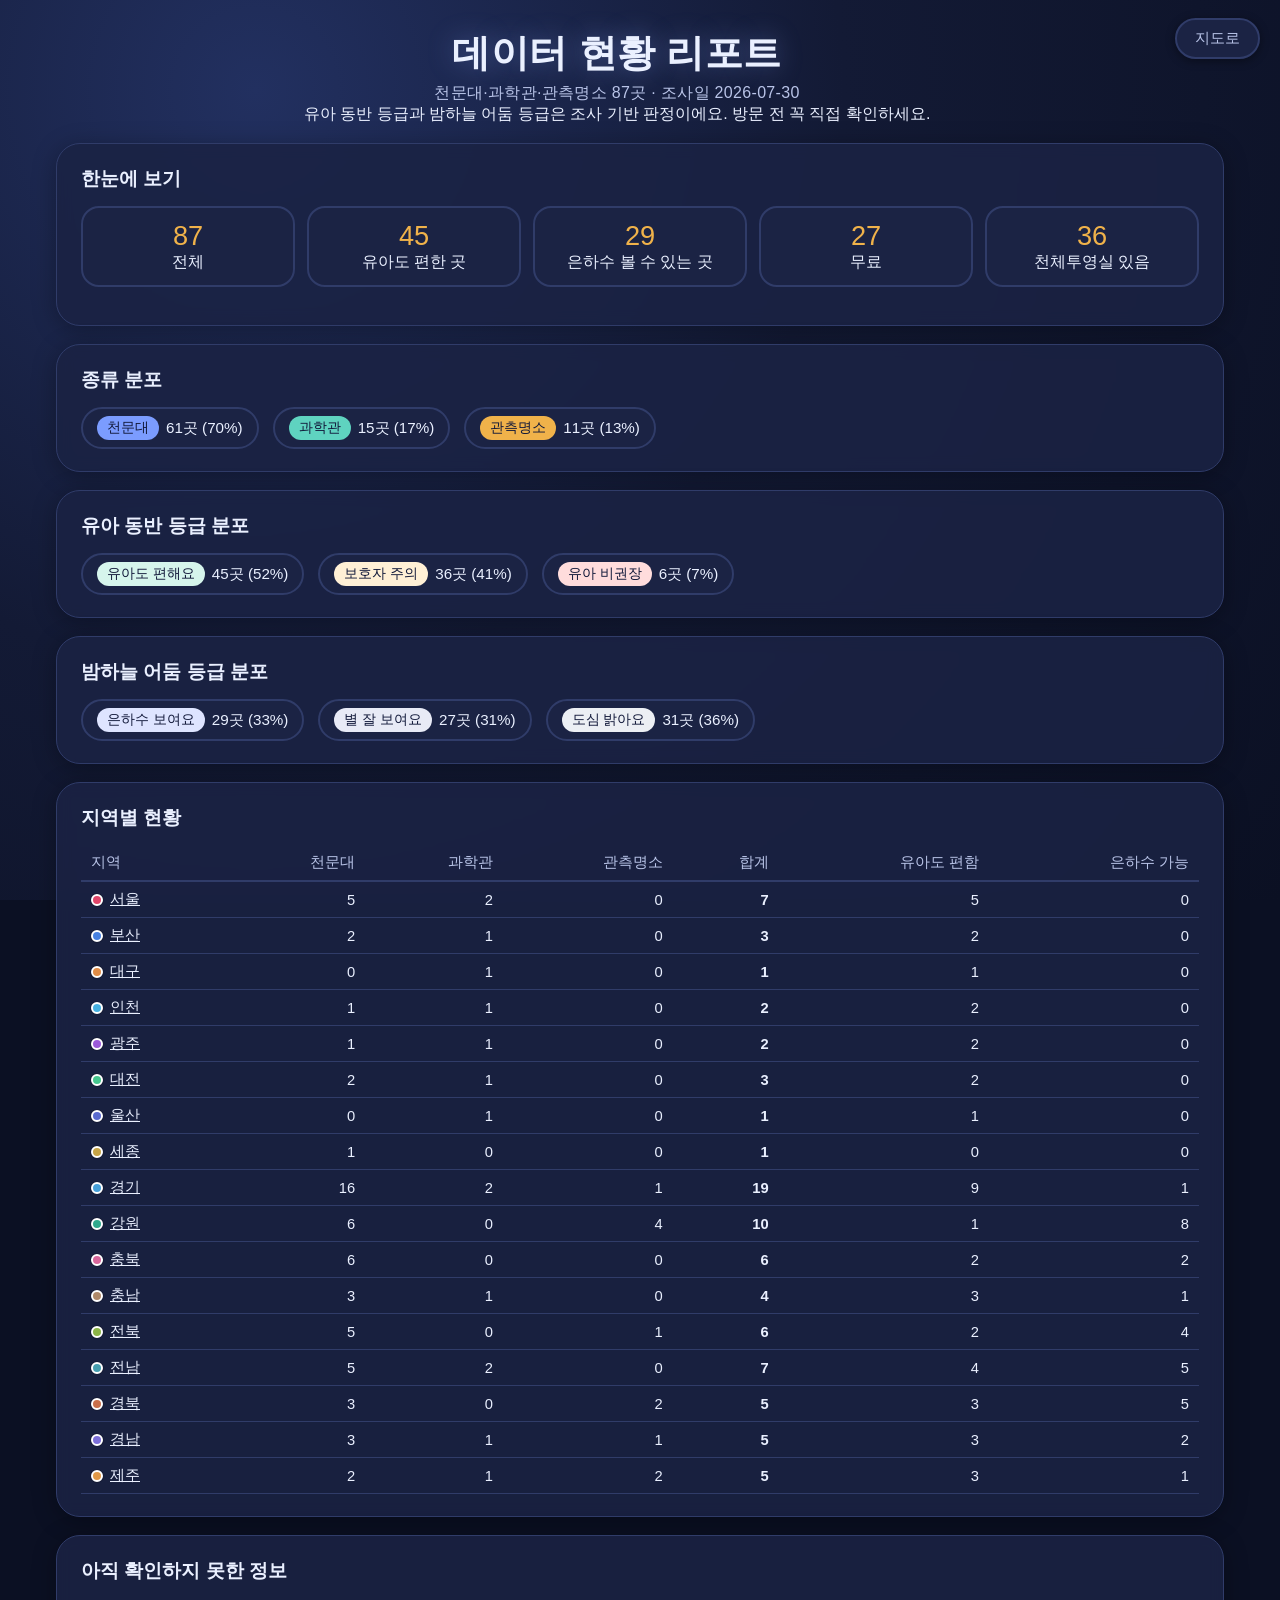
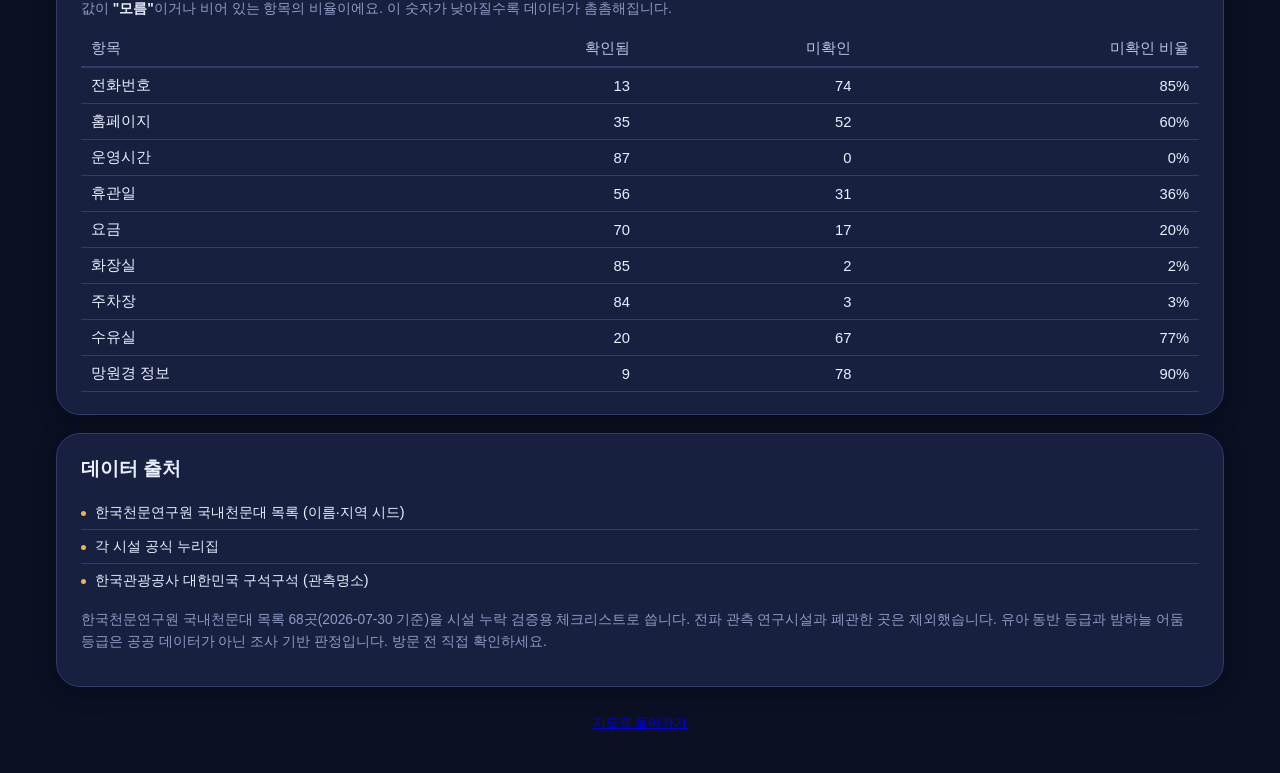
<file: report.html>
<!DOCTYPE html>
<html lang="ko">
<head>
<meta charset="UTF-8">
<meta name="viewport" content="width=device-width, initial-scale=1.0">
<meta http-equiv="Content-Security-Policy" content="default-src 'self'; script-src 'self'; style-src 'self' 'unsafe-inline' https://fonts.googleapis.com; font-src https://fonts.gstatic.com; img-src 'self' data:; connect-src 'self'; object-src 'none'; base-uri 'self'; form-action 'none'">
<title>데이터 현황 리포트 — 천문대 지도</title>
<meta name="description" content="천문대 지도 수록 현황 — 종류·지역·유아 동반 등급·밤하늘 등급 분포와 미확인 항목 비율">
<meta name="theme-color" content="#131a35">
<link rel="manifest" href="manifest.json">
<link rel="icon" type="image/png" sizes="512x512" href="assets/icons/app-icon-512.png">
<link rel="apple-touch-icon" sizes="180x180" href="assets/icons/app-icon-apple-180.png">
<meta name="apple-mobile-web-app-capable" content="yes">
<meta name="apple-mobile-web-app-status-bar-style" content="black-translucent">
<meta name="apple-mobile-web-app-title" content="천문대 지도">
<link rel="stylesheet" href="assets/css/style.css">
</head>
<body>

<header class="app-header">
  <a class="report-btn" href="index.html">지도로</a>
  <div class="header-inner">
    <h1 class="app-title">데이터 현황 리포트</h1>
    <p class="app-subtitle">천문대·과학관·관측명소 <span id="totalCount"></span>곳 · 조사일 <span id="surveyDate"></span></p>
    <div class="top-notice">유아 동반 등급과 밤하늘 어둠 등급은 조사 기반 판정이에요. 방문 전 꼭 직접 확인하세요.</div>
  </div>
</header>

<main class="container report-page">

  <section class="panel">
    <h2 class="report-section-title">한눈에 보기</h2>
    <div class="stat-tiles" id="statTiles"></div>
  </section>

  <section class="panel">
    <h2 class="report-section-title">종류 분포</h2>
    <div class="status-chips" id="kindChips"></div>
  </section>

  <section class="panel">
    <h2 class="report-section-title">유아 동반 등급 분포</h2>
    <div class="status-chips" id="kidChips"></div>
  </section>

  <section class="panel">
    <h2 class="report-section-title">밤하늘 어둠 등급 분포</h2>
    <div class="status-chips" id="darkChips"></div>
  </section>

  <section class="panel">
    <h2 class="report-section-title">지역별 현황</h2>
    <div class="table-wrap">
      <table class="report-table" id="regionTable"></table>
    </div>
  </section>

  <section class="panel">
    <h2 class="report-section-title">아직 확인하지 못한 정보</h2>
    <p class="report-note">값이 <strong>"모름"</strong>이거나 비어 있는 항목의 비율이에요. 이 숫자가 낮아질수록 데이터가 촘촘해집니다.</p>
    <div class="table-wrap">
      <table class="report-table" id="unknownTable"></table>
    </div>
  </section>

  <section class="panel">
    <h2 class="report-section-title">데이터 출처</h2>
    <ul class="report-sources" id="sourceList"></ul>
    <p class="report-note" id="kasiNote"></p>
  </section>

  <footer class="app-footer">
    <p><a href="index.html">지도로 돌아가기</a></p>
  </footer>
</main>

<script src="assets/js/data.js"></script>
<script src="assets/js/report.js"></script>
</body>
</html>
</file>
<file: assets/css/style.css>
@import url('https://fonts.googleapis.com/css2?family=Jua&display=swap');

:root {
  --brown: #b9c4e8;          /* 본문 보조 텍스트 */
  --brown-dark: #eaf0ff;     /* 본문 강조 텍스트 */
  --gold: #F0B24A;           /* 강조(관측명소·수치) */
  --teal: #5FD3C0;
  --periwinkle: #8FA9FF;
  --surface: #1b2344;        /* 카드·패널 바닥 */
  --surface-2: #232d54;      /* 태그·버튼 바닥 */
  --surface-3: #2c3766;      /* 어두운 바닥 위의 밝은 태그 */
  --grad-primary: linear-gradient(135deg, #8FA9FF, #5FD3C0);
  --border-light: #303c69;
  --text-muted: #8f9bc4;
  --shadow-card: 0 8px 25px rgba(0, 0, 0, 0.35);
  --shadow-card-hover: 0 14px 32px rgba(0, 0, 0, 0.5);
  --shadow-panel: 0 4px 24px rgba(0, 0, 0, 0.3);
  --tap: 44px;               /* 최소 터치 영역 */
  /* geo.js 가 내 위치 마커 색으로 읽어 가는 값. 다른 앱들은 밝은 바탕이라
     어두운 잉크를 쓰지만, 여기는 밤 지도라 어두운 색이면 안 보인다.
     종류 색(파랑·청록·금색)과도, 흰색인 독도와도 겹치지 않게 분홍으로 둔다. */
  --ink: #FF5C8A;
}

* { margin: 0; padding: 0; box-sizing: border-box; }

/* body 배경이 background-attachment: fixed 라 긴 페이지에서 뷰포트 밖이 비어 보일 수 있다.
   html 에 같은 계열의 어두운 바닥색을 깔아 흰 띠가 생기지 않게 한다. */
html { background: #0b1023; }

body {
  font-family: 'Jua', -apple-system, BlinkMacSystemFont, 'Segoe UI', 'Noto Sans KR', sans-serif;
  background: radial-gradient(circle at 20% 10%, #223060 0%, #131a35 45%, #0b1023 100%);
  background-attachment: fixed;
  color: var(--brown-dark);
  min-height: 100vh;
}

/* ---------- 헤더 ---------- */
.app-header {
  position: relative;
  text-align: center;
  padding: 28px 16px 18px;
  overflow: hidden;
}
/* 제목은 그라데이션 글자 대신 별빛처럼 은은하게 번지는 단색으로 둔다 */
.app-title {
  font-size: 2.4rem;
  color: var(--brown-dark);
  letter-spacing: 0.01em;
  text-shadow: 0 0 26px rgba(143, 169, 255, 0.38);
}
/* 아이콘은 한 벌로 — 굵기·모서리를 여기서만 정한다 */
.ico {
  width: 20px; height: 20px;
  fill: none; stroke: currentColor;
  stroke-width: 1.8; stroke-linecap: round; stroke-linejoin: round;
  pointer-events: none;   /* 클릭 판정이 늘 버튼에 잡히도록 */
}

:where(a, button, input, select, [tabindex]):focus-visible {
  outline: 2px solid var(--gold);
  outline-offset: 2px;
  border-radius: 6px;
}

::selection { background: var(--periwinkle); color: #12193a; }

/* 화면에는 안 보이지만 스크린리더에는 읽히는 제목 —
   h1 다음이 카드의 h3 라 단계가 건너뛰던 것을 메운다 */
.sr-only {
  position: absolute; width: 1px; height: 1px; padding: 0; margin: -1px;
  overflow: hidden; clip: rect(0 0 0 0); white-space: nowrap; border: 0;
}

/* 스크롤바도 밤하늘 팔레트 안으로 */
* { scrollbar-width: thin; scrollbar-color: var(--border-light) transparent; }
*::-webkit-scrollbar { width: 10px; height: 10px; }
*::-webkit-scrollbar-thumb {
  background: var(--border-light);
  border: 3px solid transparent;
  background-clip: content-box;
  border-radius: 999px;
}

.container { max-width: 1200px; margin: 0 auto; padding: 0 16px 40px; }

.report-btn {
  position: absolute; top: 18px; right: 20px; z-index: 10;
  font-size: 0.95rem; text-decoration: none;
  padding: 8px 18px; border-radius: 999px;
  background: var(--surface); color: var(--brown);
  border: 2px solid var(--border-light);
  box-shadow: 0 2px 10px rgba(0, 0, 0, 0.4);
  transition: background-color 0.2s ease, border-color 0.2s ease, transform 0.2s ease;
}

/* ---------- 패널 공통 ---------- */
.panel {
  background: rgba(27, 35, 68, 0.88);
  border: 1px solid var(--border-light);
  backdrop-filter: blur(8px);
  border-radius: 24px;
  box-shadow: var(--shadow-panel);
  padding: 18px 20px;
  margin-bottom: 18px;
}

/* ---------- 리포트 페이지 ---------- */
.report-page .panel { padding: 22px 24px; }
.report-section-title {
  font-size: 1.2rem; color: var(--brown-dark); margin-bottom: 14px;
}
.status-chips { display: flex; flex-wrap: wrap; gap: 14px; }
.status-chip {
  display: inline-flex; align-items: center; gap: 7px;
  background: var(--surface); border: 2px solid var(--border-light);
  border-radius: 999px; padding: 7px 14px;
}
.status-chip .tag { font-size: 0.85rem; }
.chip-num { font-size: 0.95rem; color: var(--brown-dark); }
.table-wrap { overflow-x: auto; }
.report-table {
  width: 100%; border-collapse: collapse; font-size: 0.92rem;
  min-width: 560px;
}
.report-table th {
  color: var(--brown); font-weight: normal; text-align: left;
  padding: 8px 10px; border-bottom: 2px solid var(--border-light);
  white-space: nowrap;
}
.report-table td {
  padding: 8px 10px; color: var(--brown-dark);
  border-bottom: 1px solid var(--border-light); white-space: nowrap;
}
.report-table td:not(:first-child), .report-table th:not(:first-child) { text-align: right; }
.report-table tr:hover td { background: rgba(143, 169, 255, 0.08); }
.report-table .legend-dot { margin-right: 7px; }

.stat-tiles {
  display: grid; grid-template-columns: repeat(auto-fit, minmax(130px, 1fr));
  gap: 12px; margin-bottom: 16px;
}
.stat-tile {
  background: var(--surface); border: 2px solid var(--border-light);
  border-radius: 18px; padding: 12px 14px; text-align: center;
}
.stat-tile .num { font-size: 1.7rem; color: var(--gold); }
.stat-tile .lbl { font-size: 0.85rem; color: var(--text-muted); }

/* ---------- 필터 바 ---------- */
.filter-bar {
  position: sticky; top: 8px; z-index: 900;
}
.filter-row {
  display: flex; flex-wrap: wrap; align-items: center; gap: 8px;
  margin-bottom: 10px;
}
.filter-row:last-child { margin-bottom: 0; }
.filter-label {
  font-size: 0.85rem; color: var(--text-muted); min-width: 56px;
}
.search-row { gap: 10px; }

/* 화살표 하나만 있던 자리다. 이 앱의 차별점(유아 동반·밤하늘 등급)이 이 뒤에 있는데
   글자가 없으니 아무도 누르지 않았다. 이름과 적용 개수를 보이게 둔다. */
.filter-collapse-btn {
  flex: none; min-height: var(--tap); padding: 0 14px; gap: 7px;
  display: inline-flex; align-items: center; justify-content: center;
  background: var(--surface); color: var(--brown);
  border: 2px solid var(--border-light); border-radius: 999px;
  cursor: pointer; font-family: inherit; font-size: 0.92rem;
  box-shadow: 0 2px 10px rgba(0, 0, 0, 0.4);
  transition: border-color 0.2s ease, color 0.2s ease;
}
.filter-collapse-btn[aria-expanded="true"] { border-color: var(--periwinkle); color: var(--brown-dark); }
.filter-collapse-btn .ico { transition: transform 0.18s ease; width: 18px; height: 18px; }
.filter-collapse-btn[aria-expanded="true"] .ico { transform: rotate(180deg); }
.filter-count {
  min-width: 21px; height: 21px; padding: 0 6px; border-radius: 999px;
  display: inline-flex; align-items: center; justify-content: center;
  background: var(--grad-primary); color: #12193a;
  font-size: 0.74rem; font-weight: 700;
}
.filter-count[hidden] { display: none; }
.filter-groups[hidden] { display: none; }

/* 지역 칩 18개가 세로로 5줄이 되면 필터 패널이 화면을 다 먹는다. 한 줄로 굴린다. */
.scroll-row {
  flex-wrap: nowrap; overflow-x: auto; padding-bottom: 4px;
  scrollbar-width: thin;
}
.scroll-row .pill { flex: none; }
/* 모바일 규칙(.filter-label { width: 100% })이 라벨을 한 줄 통째로 만들어
   nowrap 스크롤 줄에서는 칩이 전부 화면 밖으로 밀려난다. 여기서는 라벨을 제자리에 둔다. */
.scroll-row .filter-label { flex: none; width: auto; min-width: 42px; }

.filter-note {
  font-size: 0.78rem; line-height: 1.5; color: var(--text-muted);
  margin: -2px 0 10px; padding-left: 2px;
}

/* 지금 걸려 있는 필터 — 접힌 패널 밖, 결과 바로 위 */
.active-filters {
  display: flex; align-items: center; flex-wrap: wrap; gap: 8px;
  margin-top: 10px;
}
.active-filters[hidden] { display: none; }
.active-filter-chips { display: contents; }
.chip {
  display: inline-flex; align-items: center; gap: 5px;
  min-height: 32px; padding: 0 8px 0 12px; border-radius: 999px;
  font-family: inherit; font-size: 0.82rem; cursor: pointer;
  background: var(--surface-3); color: var(--brown-dark);
  border: 1px solid var(--border-light);
  transition: background-color 0.2s ease, border-color 0.2s ease;
}
.chip:hover { border-color: var(--periwinkle); background: var(--surface-2); }
.chip-x { width: 15px; height: 15px; color: var(--text-muted); }
.search-box {
  flex: 1; min-width: 220px; position: relative;
}
/* outline 을 끄지 않는다 — 전역 :focus-visible 규칙이 :where() 라 특이도가 0이어서,
   여기서 outline:none 을 주면 키보드 포커스 표시가 통째로 사라진다 */
.search-box input {
  width: 100%; padding: 11px 16px;
  border: 2px solid var(--border-light); border-radius: 999px;
  font-family: inherit; font-size: 1rem; color: var(--brown-dark);
  background: var(--surface); transition: box-shadow 0.2s, border-color 0.2s;
}
.search-box input::placeholder { color: var(--text-muted); }
.search-box input:focus {
  border-color: var(--gold);
  box-shadow: 0 0 0 3px rgba(240, 178, 74, 0.2);
}
.district-select {
  padding: 11px 16px; border: 2px solid var(--border-light); border-radius: 999px;
  font-family: inherit; font-size: 1rem; color: var(--brown-dark);
  background: var(--surface); cursor: pointer;
  max-width: 220px;
}

.pill {
  min-height: var(--tap);
  display: inline-flex; align-items: center;
  font-family: inherit; font-size: 0.92rem;
  padding: 0 16px; border-radius: 999px; cursor: pointer;
  background: var(--surface); color: var(--brown);
  border: 2px solid var(--border-light);
  box-shadow: 0 2px 10px rgba(0, 0, 0, 0.35);
  transition: background-color 0.2s ease, border-color 0.2s ease, color 0.2s ease, transform 0.2s ease;
}
.pill.active {
  background: var(--grad-primary); color: #12193a; border-color: transparent;
  box-shadow: 0 4px 14px rgba(143, 169, 255, 0.35);
}
.pill.reset { color: var(--text-muted); border-color: var(--border-light); }
.result-count-row {
  display: flex; align-items: center; flex-wrap: wrap; gap: 8px;
  margin-top: 12px;
}
.result-count { margin-left: auto; font-size: 0.95rem; color: var(--brown); }

/* ---------- 내 주변 (geo.js) ---------- */
/* 위치를 묻는 동안 — 브라우저 팝업이 떠 있는 시간이라 몇 초씩 걸린다.
   버튼이 눌리지 않는 이유를 흐리기로 알린다. */
.nearby-btn:disabled { opacity: .55; cursor: default; }

/* 거리는 내 주변 모드에서만 붙고, 그 화면에서 가장 먼저 읽는 값이다.
   숫자가 자리마다 흔들리지 않게 고정폭 숫자를 쓴다. */
.tag.dist {
  background: rgba(255, 92, 138, 0.18);
  color: #FF9BB6;
  font-variant-numeric: tabular-nums;
  font-weight: 700;
}

/* 지도 위에 띄우지 않는다 — 모바일 기본이 목록 뷰라, 거기서 권한 안내를
   못 보면 사용자는 버튼이 고장 난 줄 안다. */
.nearby-notice {
  margin-top: 8px;
  font-size: 0.82rem;
  line-height: 1.5;
  color: var(--brown);
}
.nearby-notice[hidden] { display: none; }

/* ---------- 뷰 전환 ---------- */
/* gap 은 8px 아래로 내리지 않는다 — 인접한 알약을 잘못 누르게 된다 */
.view-toggle { display: none; gap: 8px; }
/* 시각적으로는 작게, 히트 영역은 44px 그대로 */
.pill-sm,
.result-count-row .pill { min-height: var(--tap); padding: 0 13px; font-size: 0.82rem; }

/* ---------- 지도 + 목록 ---------- */
.content-grid {
  display: grid; grid-template-columns: 55% 1fr; gap: 18px; align-items: start;
}
.map-pane {
  position: sticky; top: 16px;
  border-radius: 25px; overflow: hidden;
  box-shadow: var(--shadow-card);
  background: var(--surface);
}
#map { height: calc(100vh - 120px); min-height: 420px; }

/* 지도를 못 띄웠을 때 — 빈 사각형 대신 무슨 일이 있었고 뭘 쓸 수 있는지 말한다 */
#map.map-unavailable { display: grid; place-items: center; padding: 32px 24px; }
.map-fallback { max-width: 34ch; text-align: center; }
.map-fallback-title { font-size: 1.1rem; color: var(--brown-dark); margin-bottom: 8px; }
.map-fallback-desc { font-size: 0.88rem; color: var(--brown); line-height: 1.6; }

/* 범례는 지도 위쪽에 둔다. 아래에 붙이면 지도 높이가 화면보다 커서
   스크롤하기 전까지 마커 뜻을 못 보는 상태가 된다. 왼쪽 위는 줌 컨트롤 자리라 오른쪽. */
.map-legend {
  position: absolute; top: 12px; right: 12px; z-index: 800;
  background: rgba(255, 255, 255, 0.92); border-radius: 14px;
  padding: 8px 12px; font-size: 0.75rem; color: var(--brown-dark);
  box-shadow: 0 2px 8px rgba(0, 0, 0, 0.12);
  display: flex; gap: 10px; align-items: center; flex-wrap: wrap;
  max-width: calc(100% - 24px);
}
.legend-dot {
  display: inline-block; width: 12px; height: 12px; border-radius: 50%;
  border: 2px solid white; box-shadow: 0 0 0 1px rgba(0,0,0,0.15);
  vertical-align: -2px; margin-right: 3px;
}

/* Leaflet 팝업을 디자인에 맞게 */
.leaflet-popup-content-wrapper { border-radius: 18px; font-family: 'Jua', sans-serif; }
.popup-name { font-size: 1.05rem; color: var(--brown-dark); margin-bottom: 4px; }
.popup-meta { font-size: 0.85rem; color: var(--text-muted); margin-bottom: 8px; }
.popup-btn {
  font-family: inherit; font-size: 0.85rem;
  min-height: 36px; padding: 0 15px;
  border: none; border-radius: 999px; cursor: pointer;
  background: var(--grad-primary); color: #12193a;
}

/* ---------- 카드 ---------- */
.card-grid {
  display: grid; grid-template-columns: repeat(auto-fill, minmax(240px, 1fr));
  gap: 18px;
}
.facility-card {
  background: var(--surface); border-radius: 25px; overflow: hidden;
  border: 1px solid transparent;
  box-shadow: var(--shadow-card);
  transition: transform 0.22s ease, box-shadow 0.22s ease, border-color 0.22s ease;
  cursor: pointer;
  display: flex; flex-direction: column;
}
.fav-btn {
  flex: 0 0 auto;
  width: var(--tap); height: var(--tap);
  margin: -10px -8px -10px 0;   /* 보이는 크기는 그대로, 히트 영역만 확보 */
  display: flex; align-items: center; justify-content: center;
  background: none; border: none; cursor: pointer;
  color: var(--text-muted);
  transition: color 0.2s ease;
}
.fav-btn.on { color: #FF6B81; }
.fav-btn.on .ico { fill: currentColor; }
.card-body { padding: 16px 16px 16px; display: flex; flex-direction: column; gap: 7px; flex: 1; }
.card-title-row { display: flex; align-items: flex-start; justify-content: space-between; gap: 8px; }
.card-name { font-size: 1.08rem; color: var(--brown-dark); line-height: 1.3; flex: 1; min-width: 0; }
.card-tags { display: flex; flex-wrap: wrap; gap: 5px; }
.tag {
  font-size: 0.72rem; padding: 3px 10px; border-radius: 999px;
  background: var(--surface-2); color: var(--brown);
}
/* 지역 배지 글자색은 흰색이 아니라 어두운 잉크다.
   REGION_COLOR 17색이 전부 중간 밝기라, 흰 글자로는 17개 중 16개가 WCAG AA(4.5:1)에
   못 미쳤다(최악 대전 2.14:1). 같은 잉크색을 쓰는 .tag.kind 와도 결이 맞는다. */
.tag.district { color: #12193a; font-weight: 700; }
.tag.free { background: #E0F7F5; color: #00796B; }
.tag.paid { background: var(--surface-2); color: var(--gold); }
.card-info { font-size: 0.85rem; color: var(--text-muted); line-height: 1.5; }
.card-info .ico { margin-right: 4px; }
.card-locate {
  align-self: flex-start; margin-top: 2px;
  min-height: var(--tap); display: inline-flex; align-items: center;
  font-family: inherit; font-size: 0.8rem;
  padding: 0 14px; border-radius: 999px; cursor: pointer;
  background: var(--surface-2); color: var(--brown-dark);
  border: 1px solid var(--border-light);
  transition: border-color 0.2s ease, background-color 0.2s ease;
}

/* ---------- 빈 상태 ---------- */
/* 빈 상태에는 빠져나갈 버튼이 함께 있어야 한다.
   초기화가 접힌 필터 패널 안에만 있으면 사용자는 갇힌다. */
.empty-state {
  text-align: center; padding: 40px 20px; margin-bottom: 18px;
  color: var(--brown); background: var(--surface);
  border-radius: 25px; box-shadow: var(--shadow-panel);
  display: flex; flex-direction: column; align-items: center; gap: 6px;
}
.empty-state[hidden] { display: none; }
.empty-title { font-size: 1.1rem; color: var(--brown-dark); }
.empty-desc { font-size: 0.88rem; color: var(--text-muted); margin-bottom: 10px; }

/* ---------- 모달 ---------- */
.modal-overlay {
  position: fixed; inset: 0; z-index: 2000;
  background: rgba(0, 0, 0, 0.5); backdrop-filter: blur(4px);
  display: flex; align-items: center; justify-content: center;
  padding: 20px;
}
.modal-overlay[hidden] { display: none; }
.modal-card {
  background: var(--surface); border-radius: 25px;
  max-width: 520px; width: 100%; max-height: 85vh; overflow-y: auto;
  padding: 28px 26px 24px; position: relative;
  animation: popIn 0.3s cubic-bezier(0.22, 1, 0.36, 1);
}
@keyframes popIn {
  from { transform: scale(0.96) translateY(8px); opacity: 0; }
  to { transform: scale(1) translateY(0); opacity: 1; }
}
@keyframes sheetUp {
  from { transform: translateY(16px); opacity: 0; }
  to { transform: translateY(0); opacity: 1; }
}
/* 좁은 화면에서는 가운데 카드가 아니라 아래에서 올라오는 바텀시트로 연다.
   다른 지도 앱(museum_map 등)과 같은 방식이다. */
@media (max-width: 639.98px) {
  .modal-overlay { align-items: flex-end; padding: 0; }
  .modal-card {
    max-width: none; width: 100%;
    max-height: 88dvh;
    padding: 20px 16px max(20px, env(safe-area-inset-bottom));
    border-radius: 25px 25px 0 0;
    animation: sheetUp 0.22s cubic-bezier(0.2, 0.7, 0.3, 1);
  }
  /* 그랩 핸들 — 손가락으로 끌어내리는 시트라는 신호 */
  .modal-card::before {
    content: "";
    display: block;
    width: 40px; height: 4px;
    margin: -8px auto 12px;
    border-radius: 999px;
    background: var(--border-light);
  }
  .modal-close { top: 8px; right: 8px; }
  .modal-title { margin-top: 2px; padding: 0 40px; }
  .modal-links .link-btn { flex: 1 1 auto; min-width: 120px; justify-content: center; }
}
.modal-close {
  position: absolute; top: 12px; right: 12px;
  width: var(--tap); height: var(--tap); border-radius: 50%;
  display: flex; align-items: center; justify-content: center;
  border: none; background: var(--surface-2); color: var(--brown);
  cursor: pointer; transition: background-color 0.2s ease, color 0.2s ease;
}
.modal-title { font-size: 1.4rem; text-align: center; margin: 6px 0 4px; color: var(--brown-dark); }
.modal-tags { display: flex; justify-content: center; flex-wrap: wrap; gap: 6px; margin-bottom: 14px; }
.modal-intro {
  background: rgba(143, 169, 255, 0.08); border-radius: 14px; padding: 10px 14px;
  font-size: 0.88rem; line-height: 1.6; color: var(--brown-dark);
  margin-bottom: 14px;
}
.detail-list { display: flex; flex-direction: column; margin-bottom: 18px; }
/* 항목마다 굵은 색 막대를 세우지 않고, 줄 사이 얇은 선으로만 나눈다 */
.detail-item {
  display: grid; grid-template-columns: 100px 1fr; gap: 8px;
  font-size: 0.92rem; line-height: 1.5;
  padding: 9px 0;
}
.detail-item + .detail-item { border-top: 1px solid var(--border-light); }
.detail-item .k { color: var(--brown); }
.detail-item .v { color: var(--brown-dark); word-break: break-all; }
.modal-links { display: flex; gap: 10px; justify-content: center; flex-wrap: wrap; }
/* 밝은 바탕 위 흰 글씨는 읽히지 않는다 — 밤하늘 잉크색을 얹는다 */
.link-btn {
  font-family: inherit; font-size: 0.95rem; text-decoration: none;
  min-height: var(--tap); padding: 0 20px;
  display: inline-flex; align-items: center;
  border-radius: 999px; color: #12193a;
  border: none; cursor: pointer;
  transition: filter 0.2s ease, transform 0.2s ease;
}
.link-btn.map { background: #4CAF7D; }
.link-btn.web { background: #38bdf8; }
.link-btn.fav { background: var(--gold); }

/* ---------- 푸터 ---------- */
.app-footer {
  margin-top: 26px; text-align: center;
  font-size: 0.8rem; line-height: 1.6; color: var(--text-muted);
}

.site-notice {
  max-width: 1200px; margin: 18px auto 0; padding: 10px 20px 30px;
  text-align: center; color: var(--text-muted); font-size: 0.72rem; line-height: 1.5;
}

/* ---------- 반응형 ---------- */
@media (max-width: 900px) {
  .app-header { padding: 14px 16px 10px; }
  .app-title { font-size: 1.5rem; }
  .panel { padding: 12px 14px; margin-bottom: 10px; }
  .result-count-row { margin-top: 6px; }
  .view-toggle { display: flex; }
  .content-grid { grid-template-columns: 1fr; }
  .map-pane { position: relative; top: auto; }
  #map { height: 62vh; min-height: 340px; }
  .content-grid.view-map .list-pane { display: none; }
  .content-grid.view-list .map-pane { display: none; }
  .card-grid { grid-template-columns: repeat(auto-fill, minmax(200px, 1fr)); gap: 12px; }
  .filter-label { width: 100%; min-width: 0; }
  .district-select { max-width: none; flex: 1; }
}

/* 독도 표시 — 배경 지도 표기에 기대지 않고 늘 같은 자리에 이름을 둔다.
   밤하늘 배경이라 흰 라벨이 아니라 어두운 패널색 라벨을 쓴다. */
.dokdo-label {
  background: rgba(27, 35, 68, 0.9);
  color: #eaf0ff;
  border: 1px solid rgba(255, 255, 255, 0.35);
  border-radius: 6px;
  box-shadow: none;
  padding: 1px 5px;
  font-size: 0.72rem;
  font-weight: 700;
  white-space: nowrap;
}
.dokdo-label::before,
.dokdo-label.leaflet-tooltip-right::before,
.dokdo-label.leaflet-tooltip-left::before { display: none; }

/* 링크 복사 버튼 — 헤더 오른쪽 끝 */
.header-inner { position: relative; padding-right: 46px; }
.share-link-btn {
  position: absolute;
  right: -6px;
  top: -6px;
  width: var(--tap);
  height: var(--tap);
  display: flex;
  align-items: center;
  justify-content: center;
  border: 1px solid var(--border-light);
  border-radius: 999px;
  background: var(--surface);
  color: var(--brown);
  font-size: 0.95rem;
  line-height: 1;
  cursor: pointer;
  transition: border-color 0.2s ease, color 0.2s ease;
}
.share-link-toast {
  position: absolute;
  right: 0;
  top: 32px;
  z-index: 5;
  margin: 0;
  padding: 5px 11px;
  border-radius: 999px;
  background: rgba(0, 0, 0, 0.78);
  color: #fff;
  font-size: 0.75rem;
  font-weight: 600;
  white-space: nowrap;
}

/* ============================================================
   천문대 지도 추가 스타일 (밤하늘 테마 · 달 위상 · 판정 등급)
   ============================================================ */

.app-subtitle {
  margin-top: 4px;
  font-size: 1rem;
  color: var(--brown);
  letter-spacing: 0.02em;
}
/* ---------- 달 위상 패널 ----------
   기본은 한 줄 요약이다. 예전에는 조언 문단과 달력 버튼이 펼쳐진 채로 첫 화면을
   차지해서, 모바일에서 장소 한 곳도 못 보고 스크롤을 시작해야 했다. */
.moon-panel { margin-bottom: 16px; }
.moon-summary {
  width: 100%; display: flex; align-items: center; gap: 14px;
  min-height: var(--tap); padding: 4px 2px;
  background: none; border: 0; cursor: pointer;
  font-family: inherit; text-align: left; color: inherit;
}
.moon-dial {
  width: 40px; height: 40px; border-radius: 50%; flex: none;
  box-shadow: 0 0 18px rgba(255, 234, 167, 0.35), inset 0 0 0 1px rgba(255, 255, 255, 0.25);
}
.moon-summary-text {
  flex: 1; min-width: 0; display: flex; align-items: baseline; gap: 10px; flex-wrap: wrap;
}
.moon-phase-name { font-size: 1.05rem; color: var(--brown-dark); }
.moon-summary-line { font-size: 0.9rem; }
.moon-summary-line.good { color: #8DE6D6; }
.moon-summary-line.ok   { color: #B4C6FF; }
.moon-summary-line.bad  { color: #F5C97B; }
.moon-chev { flex: none; color: var(--text-muted); transition: transform 0.18s ease; }
.moon-summary[aria-expanded="true"] .moon-chev { transform: rotate(180deg); }

.moon-detail { margin-top: 14px; }
.moon-detail[hidden] { display: none; }
.moon-illum { font-size: 0.82rem; color: var(--text-muted); margin-bottom: 10px; }
.moon-advice {
  font-size: 0.92rem; line-height: 1.45;
  padding: 10px 14px; border-radius: 14px; margin-bottom: 16px;
}
.moon-advice.good { background: rgba(95, 211, 192, 0.16); color: #8DE6D6; }
.moon-advice.ok   { background: rgba(143, 169, 255, 0.16); color: #B4C6FF; }
.moon-advice.bad  { background: rgba(240, 178, 74, 0.14); color: #F5C97B; }

/* 달력 색이 무슨 뜻인지 색만으로는 알 수 없어 범례를 붙인다 */
.moon-legend {
  list-style: none; display: flex; flex-wrap: wrap; gap: 8px 16px;
  margin-top: 12px; font-size: 0.78rem; color: var(--text-muted);
}
.moon-legend li { display: flex; align-items: center; gap: 6px; }
.moon-key { width: 14px; height: 14px; border-radius: 5px; display: inline-block; }
.moon-key.milkyway {
  background: rgba(95, 211, 192, 0.2);
  box-shadow: inset 0 0 0 1.5px rgba(95, 211, 192, 0.6);
}
.moon-key.darknight { background: rgba(143, 169, 255, 0.14); }
.moon-key.today { background: none; outline: 2px solid var(--gold); outline-offset: -2px; }
.moon-cal-head {
  text-align: center; font-size: 1.05rem;
  color: var(--brown-dark); margin-bottom: 10px;
}
.moon-grid {
  display: grid; grid-template-columns: repeat(7, 1fr); gap: 5px;
}
/* 날짜 칸은 누를 수 있는 컨트롤이다 — 그 밤에 맞는 밤하늘 등급으로 목록을 좁힌다 */
.moon-cell {
  display: flex; flex-direction: column; align-items: center; gap: 4px;
  padding: 7px 2px; border-radius: 12px;
  font-family: inherit; font-size: 0.78rem; color: var(--brown);
  background: rgba(255, 255, 255, 0.03); border: 0;
}
button.moon-cell:not([disabled]) { cursor: pointer; }
button.moon-cell:not([disabled]):hover { background: rgba(255, 255, 255, 0.09); }
button.moon-cell[disabled] { cursor: default; }
.moon-cell.head {
  background: none; color: var(--text-muted); padding: 2px;
}
.moon-cell.blank { background: none; }
.moon-cell-dial {
  width: 17px; height: 17px; border-radius: 50%;
  box-shadow: inset 0 0 0 1px rgba(255, 255, 255, 0.22);
}
.moon-cell.darknight { background: rgba(143, 169, 255, 0.14); }
.moon-cell.milkyway {
  background: rgba(95, 211, 192, 0.2);
  box-shadow: inset 0 0 0 1.5px rgba(95, 211, 192, 0.6);
}
.moon-cell.today { outline: 2px solid var(--gold); outline-offset: 1px; }
.moon-cal-note {
  margin-top: 12px; font-size: 0.82rem; line-height: 1.5; color: var(--text-muted);
}
.moon-cal-note strong { color: var(--brown-dark); }

/* ---------- 종류별 마커 모양 ---------- */
.place-pin span {
  display: block; width: 15px; height: 15px; margin: 1.5px;
  box-shadow: 0 0 0 2px rgba(255, 255, 255, 0.9), 0 2px 6px rgba(0, 0, 0, 0.5);
}
.pin-circle span { border-radius: 50%; }
.pin-square span { border-radius: 4px; }
.pin-diamond span { border-radius: 3px; transform: rotate(45deg); }

.legend-dot.legend-square { border-radius: 4px; }
.legend-dot.legend-diamond { border-radius: 2px; transform: rotate(45deg); }

/* ---------- 등급 태그 ---------- */
.tag.kind { color: #12193a; }
.tag.kid-1, .judge-badge.kid-1 { background: #D6F5EC; color: #0B6B58; }
.tag.kid-2, .judge-badge.kid-2 { background: #FFF0D6; color: #8A5A10; }
.tag.kid-3, .judge-badge.kid-3 { background: #FFDCDC; color: #96201F; }
.tag.dark-1, .judge-badge.dark-1 { background: #DEE4FF; color: #23306F; }
.tag.dark-2, .judge-badge.dark-2 { background: #E8EAF6; color: #3C4680; }
.tag.dark-3, .judge-badge.dark-3 { background: #ECEFF4; color: #5A6273; }
.tag.reserve { background: #F3E1FF; color: #5B2A87; }

/* ---------- 상세 모달: 판정 등급 박스 ---------- */
.modal-alias {
  text-align: center; font-size: 0.8rem;
  color: var(--text-muted); margin-bottom: 8px;
}
.judge-box {
  margin: 14px 0; padding: 14px 16px; border-radius: 18px;
  background: rgba(143, 169, 255, 0.08);
  border: 1px solid var(--border-light);
}
.judge-row {
  display: flex; gap: 10px; align-items: flex-start;
  margin-bottom: 10px;
}
.judge-badge {
  flex: none; padding: 5px 12px; border-radius: 999px; font-size: 0.82rem;
}
.judge-note { font-size: 0.9rem; line-height: 1.5; color: var(--brown-dark); }
.judge-caveat {
  margin: 4px 0 0; padding-top: 10px;
  border-top: 1px dashed var(--border-light);
  font-size: 0.8rem; color: var(--text-muted); line-height: 1.45;
}
.modal-caution {
  margin: 0 0 12px; padding: 10px 14px; border-radius: 14px;
  background: rgba(240, 178, 74, 0.14); color: #F5C97B;
  font-size: 0.88rem; line-height: 1.5;
}
.link-btn.src { background: var(--surface-2); color: var(--brown-dark); }

/* ---------- 지도·팝업 다크 대비 ---------- */
/* 배경 지도만 밝은 낮 화면이면 밤하늘 앱 안에서 혼자 떠 보인다.
   타일 제공자는 그대로 두고 타일 이미지만 반전시켜 어두운 지도로 바꾼다.
   마커는 divIcon(HTML)이라 이 필터의 영향을 받지 않는다. */
.leaflet-tile {
  filter: invert(1) hue-rotate(180deg) brightness(0.92) contrast(0.85) saturate(0.3);
}
.leaflet-container { background: #0b1023; }
.leaflet-popup-content-wrapper, .leaflet-popup-tip {
  background: var(--surface); color: var(--brown-dark);
}
.leaflet-container a.leaflet-popup-close-button { color: var(--brown); }
.leaflet-bar a, .leaflet-bar a:hover {
  background: var(--surface); color: var(--brown-dark);
  border-bottom-color: var(--border-light);
}
.leaflet-bar a:hover { background: var(--surface-2); }
.leaflet-bar { border: 1px solid var(--border-light); }
.leaflet-control-attribution {
  background: rgba(27, 35, 68, 0.85); color: var(--text-muted);
}
.leaflet-control-attribution a { color: var(--brown); }
.map-legend { background: rgba(27, 35, 68, 0.92); color: var(--brown-dark); }

.app-footer, .site-notice { color: var(--text-muted); }

@media (max-width: 600px) {
  .moon-summary { gap: 10px; }
  .moon-dial { width: 34px; height: 34px; }
  .moon-summary-text { gap: 2px 10px; }
  .moon-cell { font-size: 0.7rem; padding: 5px 1px; }
  .moon-cell-dial { width: 14px; height: 14px; }
}

/* 포인터가 있는 기기에서만 hover 를 준다 — 터치에서는 탭 뒤 상태가 고착된다 */
@media (hover: hover) {
  .pill:not(.active):hover { border-color: var(--periwinkle); color: var(--brown-dark); }
  .facility-card:hover {
    transform: translateY(-4px);
    border-color: var(--border-light);
    box-shadow: var(--shadow-card-hover);
  }
  .fav-btn:hover { color: var(--brown-dark); }
  .fav-btn.on:hover { color: #FF8A9C; }
  .card-locate:hover { border-color: var(--periwinkle); background: var(--surface-3); }
  .moon-summary:hover .moon-phase-name { color: #ffffff; }
  .chip:hover .chip-x { color: var(--brown-dark); }
  .modal-close:hover { background: var(--surface-3); color: var(--brown-dark); }
  .link-btn:hover { filter: brightness(1.08); transform: translateY(-2px); }
  .report-btn:hover { border-color: var(--periwinkle); transform: translateY(-2px); }
  .filter-collapse-btn:hover { border-color: var(--periwinkle); color: var(--brown-dark); }
  .share-link-btn:hover { border-color: var(--periwinkle); color: var(--brown-dark); }
  .search-box input:hover,
  .district-select:hover { border-color: var(--text-muted); }
}
.share-link-btn:active { transform: scale(0.92); }

/* 모션을 줄이려는 사용자에게도 "상태"는 보여야 한다.
   transition-duration 만 낮추면 transition-property 가 남아 상태 변화가 렌더되지 않을 수 있으니
   전환 자체를 끈다. */
@media (prefers-reduced-motion: reduce) {
  *, *::before, *::after {
    animation-duration: 1ms !important;
    animation-iteration-count: 1 !important;
    transition: none !important;
    scroll-behavior: auto !important;
  }
}

/* ---------- 리포트 페이지 추가 ---------- */
.report-note {
  font-size: 0.86rem; line-height: 1.55; color: var(--text-muted);
  margin-bottom: 12px;
}
.report-note strong { color: var(--brown-dark); }
.report-sources {
  list-style: none; padding: 0; margin: 0 0 12px;
}
.report-sources li {
  padding: 7px 0 7px 14px; position: relative;
  font-size: 0.9rem; color: var(--brown-dark);
  border-bottom: 1px solid var(--border-light);
}
.report-sources li::before {
  content: ''; position: absolute; left: 0; top: 15px;
  width: 5px; height: 5px; border-radius: 50%; background: var(--gold);
}
.report-sources li:last-child { border-bottom: none; }
.report-table a { color: var(--brown-dark); }
</file>
